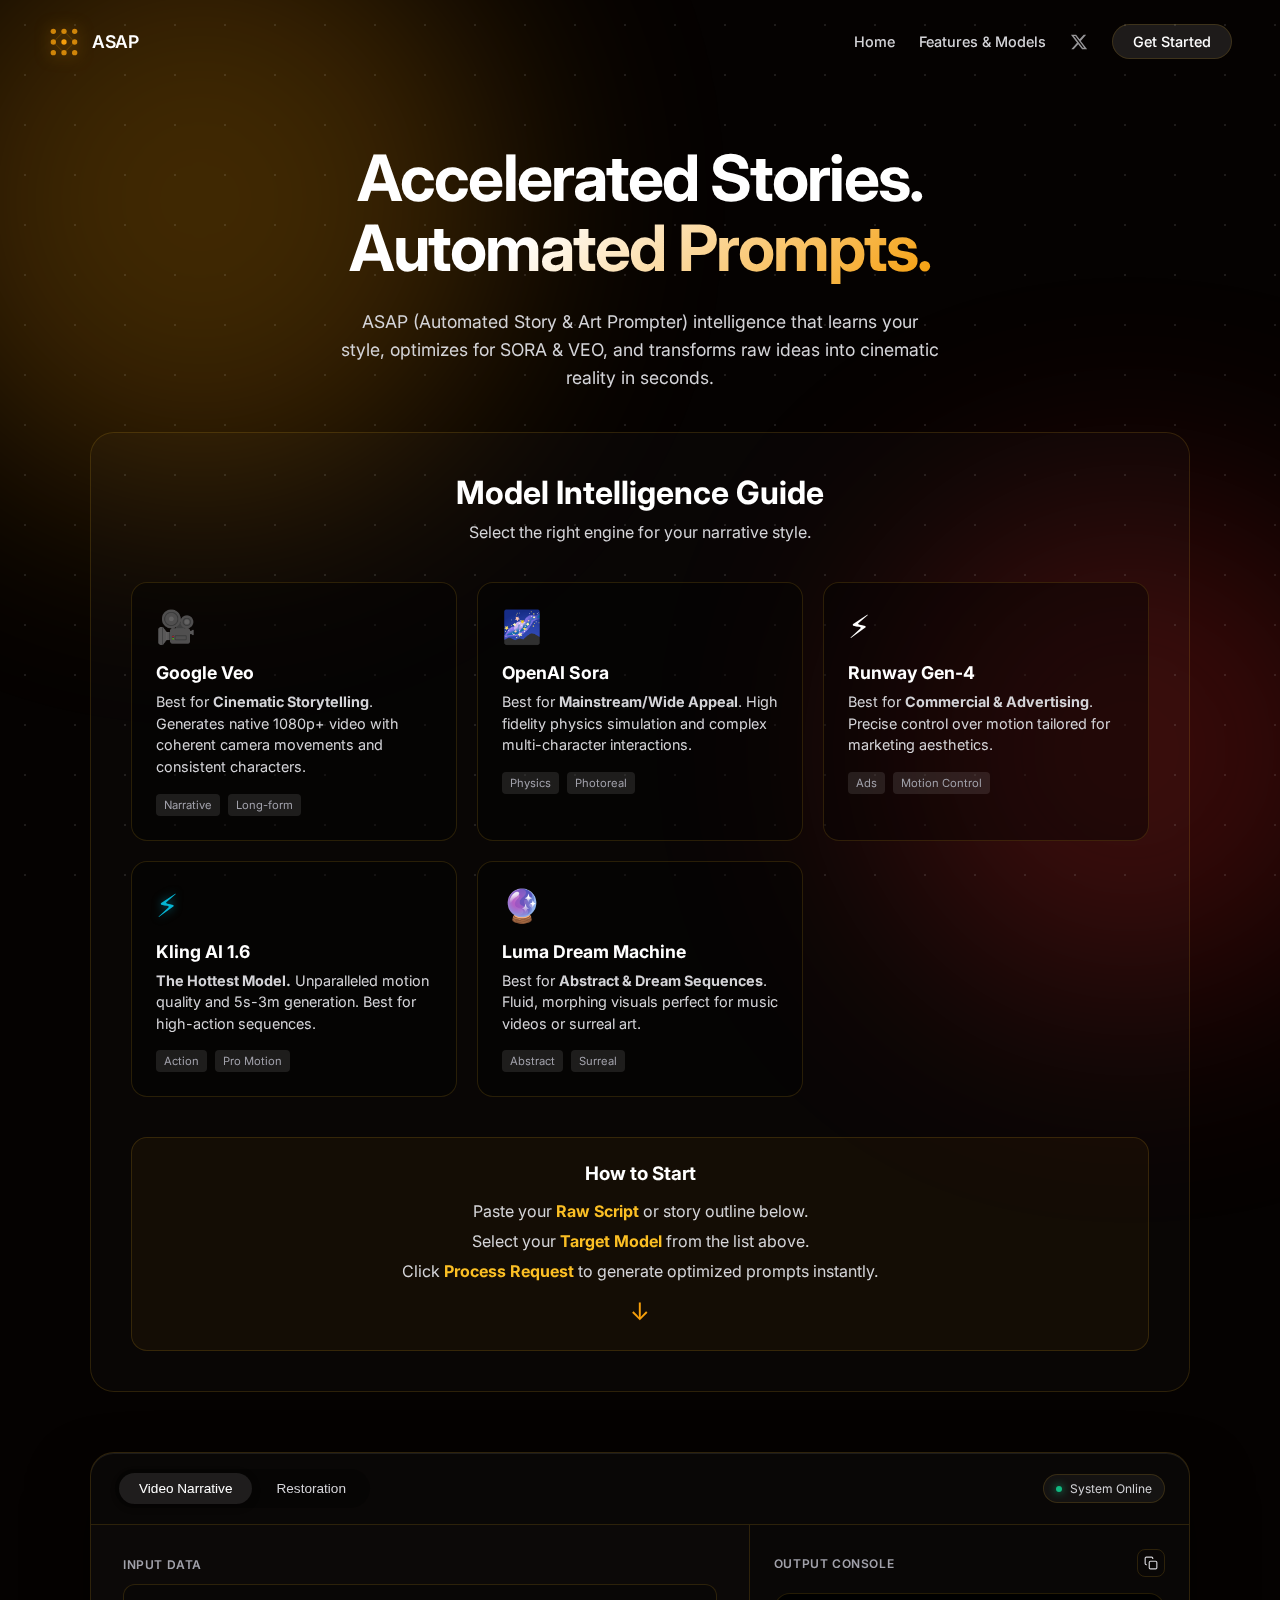
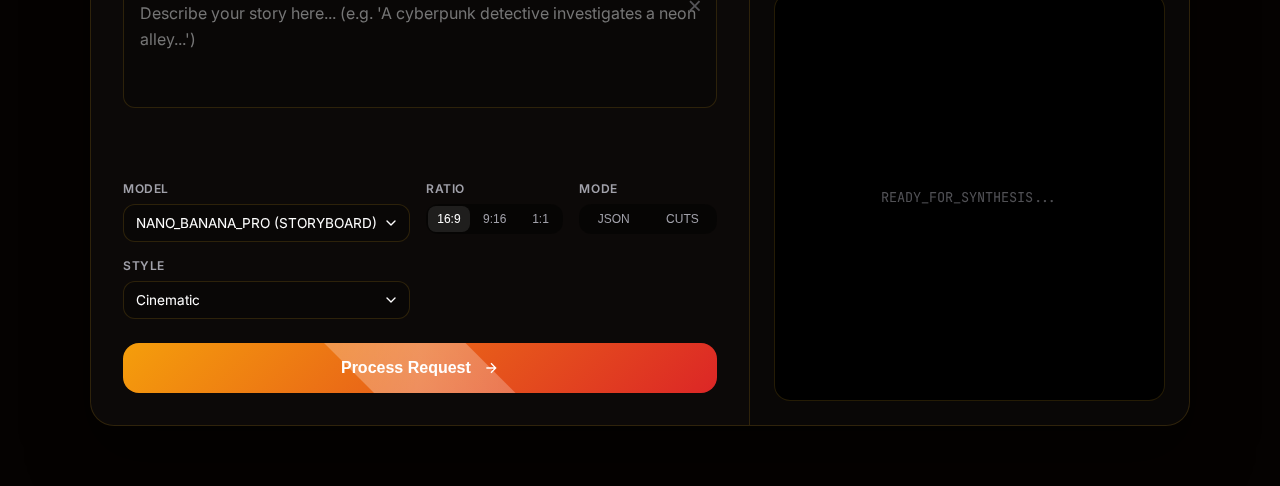
<file: index.html>
<!DOCTYPE html>
<html lang="en">

<head>
    <meta charset="UTF-8">
    <meta name="viewport" content="width=device-width, initial-scale=1.0">
    <title>ASAP | AI Narrative Engine</title>
    <meta name="description"
        content="Accelerated Stories. Automated Prompts. An AI interface tailored for Kling, Veo, and Sora video generation.">

    <!-- Open Graph / Social -->
    <meta property="og:type" content="website">
    <meta property="og:title" content="ASAP | AI Narrative Engine">
    <meta property="og:description"
        content="Optimize your narratives for Kling, Veo, and Sora. Featuring Director Mode for auto-cinematography.">
    <meta property="og:image" content="https://via.placeholder.com/1200x630/050201/f59e0b?text=ASAP+Engine">
    <meta name="twitter:card" content="summary_large_image">

    <!-- Favicon (SVG Data URI) -->
    <link rel="icon"
        href="data:image/svg+xml,<svg xmlns=%22http://www.w3.org/2000/svg%22 viewBox=%220 0 100 100%22><text y=%22.9em%22 font-size=%2290%22>⚡</text></svg>">


    <!-- Fonts: Inter (UI) & JetBrains Mono (Data) -->
    <link rel="preconnect" href="https://fonts.googleapis.com">
    <link rel="preconnect" href="https://fonts.gstatic.com" crossorigin>
    <link
        href="https://fonts.googleapis.com/css2?family=Inter:wght@400;500;600;700&family=JetBrains+Mono:wght@400;500&display=swap"
        rel="stylesheet">

    <!-- Custom Styles -->
    <link rel="stylesheet" href="styles.css">
</head>

<body class="theme-solar">

    <!-- Background Elements -->
    <div class="nebula-glow glow-amber"></div>
    <div class="nebula-glow glow-crimson"></div>
    <div class="stars"></div>

    <!-- Navigation -->
    <nav class="navbar">
        <div class="brand-logo">
            <!-- 3x3 Dot Grid Logo -->
            <svg width="32" height="32" viewBox="0 0 24 24" fill="none" class="logo-svg">
                <circle cx="4" cy="4" r="2" fill="currentColor" fill-opacity="0.8" />
                <circle cx="12" cy="4" r="2" fill="currentColor" fill-opacity="0.8" />
                <circle cx="20" cy="4" r="2" fill="currentColor" fill-opacity="0.8" />
                <circle cx="4" cy="12" r="2" fill="currentColor" fill-opacity="0.8" />
                <circle cx="12" cy="12" r="2" fill="currentColor" class="pulse-dot" />
                <circle cx="20" cy="12" r="2" fill="currentColor" fill-opacity="0.8" />
                <circle cx="4" cy="20" r="2" fill="currentColor" fill-opacity="0.8" />
                <circle cx="12" cy="20" r="2" fill="currentColor" fill-opacity="0.8" />
                <circle cx="20" cy="20" r="2" fill="currentColor" fill-opacity="0.8" />
                <!-- Connection Line -->
                <path d="M12 4L4 12L12 20L20 12L12 4Z" stroke="currentColor" stroke-width="0.5" stroke-opacity="0.3" />
            </svg>
            <span class="brand-text">ASAP</span>
        </div>

        <div class="nav-links">
            <a href="#" class="nav-link">Home</a>
            <a href="#guide-section" class="nav-link">Features & Models</a>
            <a href="https://x.com/pen_artisan" target="_blank" rel="noopener noreferrer" class="nav-link icon-link"
                aria-label="Contact on X">
                <svg width="18" height="18" viewBox="0 0 24 24" fill="currentColor">
                    <path
                        d="M18.244 2.25h3.308l-7.227 8.26 8.502 11.24H16.17l-5.214-6.817L4.99 21.75H1.68l7.73-8.835L1.254 2.25H8.08l4.713 6.231zm-1.161 17.52h1.833L7.084 4.126H5.117z" />
                </svg>
            </a>
            <a href="#guide-section" class="nav-btn">Get Started</a>
        </div>
    </nav>

    <!-- Hero Section -->
    <header class="hero-section">
        <h1 class="hero-title">
            Accelerated Stories.<br>
            <span class="text-gradient">Automated Prompts.</span>
        </h1>
        <p class="hero-subtitle">
            ASAP (Automated Story & Art Prompter) intelligence that learns your style, optimizes for SORA & VEO,
            and transforms raw ideas into cinematic reality in seconds.
        </p>
    </header>

    <!-- Guide / Models Section -->
    <section id="guide-section" class="info-section glass-panel">
        <div class="section-header">
            <h2 class="section-title">Model Intelligence Guide</h2>
            <p class="section-desc">Select the right engine for your narrative style.</p>
        </div>

        <div class="cards-grid">
            <div class="info-card">
                <div class="card-icon icon-amber">🎥</div>
                <h3>Google Veo</h3>
                <p class="model-desc">Best for <strong>Cinematic Storytelling</strong>. Generates native 1080p+ video
                    with coherent camera movements and consistent characters.</p>
                <div class="tag-row"><span class="tag">Narrative</span><span class="tag">Long-form</span></div>
            </div>

            <div class="info-card">
                <div class="card-icon icon-crimson">🌌</div>
                <h3>OpenAI Sora</h3>
                <p class="model-desc">Best for <strong>Mainstream/Wide Appeal</strong>. High fidelity physics simulation
                    and complex multi-character interactions.</p>
                <div class="tag-row"><span class="tag">Physics</span><span class="tag">Photoreal</span></div>
            </div>

            <div class="info-card">
                <div class="card-icon icon-gold">⚡</div>
                <h3>Runway Gen-4</h3>
                <p class="model-desc">Best for <strong>Commercial & Advertising</strong>. Precise control over motion
                    tailored for marketing aesthetics.</p>
                <div class="tag-row"><span class="tag">Ads</span><span class="tag">Motion Control</span></div>
            </div>

            <div class="info-card">
                <div class="card-icon icon-kling">⚡</div>
                <h3>Kling AI 1.6</h3>
                <p class="model-desc"><strong>The Hottest Model.</strong> Unparalleled motion quality and 5s-3m
                    generation. Best for high-action sequences.</p>
                <div class="tag-row"><span class="tag">Action</span><span class="tag">Pro Motion</span></div>
            </div>

            <div class="info-card">
                <div class="card-icon icon-amber">🔮</div>
                <h3>Luma Dream Machine</h3>
                <p class="model-desc">Best for <strong>Abstract & Dream Sequences</strong>. Fluid, morphing visuals
                    perfect for music videos or surreal art.</p>
                <div class="tag-row"><span class="tag">Abstract</span><span class="tag">Surreal</span></div>
            </div>
        </div>

        <div class="guide-steps">
            <h3>How to Start</h3>
            <ol>
                <li>Paste your <strong>Raw Script</strong> or story outline below.</li>
                <li>Select your <strong>Target Model</strong> from the list above.</li>
                <li>Click <strong>Process Request</strong> to generate optimized prompts instantly.</li>
            </ol>
            <div class="arrow-down">↓</div>
        </div>
    </section>

    <!-- Main Floating Interface -->
    <main class="floating-interface glass-panel">

        <!-- Tab Navigation -->
        <div class="interface-header">
            <nav class="mode-tabs segmented-control">
                <button class="mode-tab active" data-mode="video">Video Narrative</button>
                <button class="mode-tab" data-mode="photo">Restoration</button>
            </nav>
            <div class="status-badge">
                <span class="status-dot"></span>
                <span class="status-text">System Online</span>
            </div>
        </div>

        <div class="workspace-grid">

            <!-- Left Column: Inputs & Controls -->
            <section class="control-column">

                <div class="input-container">
                    <label for="prompt-input" class="ui-label" id="input-label">Input Data</label>
                    <div class="textarea-wrapper">
                        <textarea id="prompt-input" class="modern-textarea"
                            placeholder="Describe your story here... (e.g. 'A cyberpunk detective investigates a neon alley...')"></textarea>
                        <button id="clear-btn" class="clear-btn" title="Clear Input">×</button>
                    </div>
                </div>

                <!-- Video Settings -->
                <div id="video-settings" class="settings-stack">
                    <div class="setting-row three-col">
                        <div class="field-group">
                            <label class="ui-label">Model</label>
                            <select id="model-select" class="ui-select"></select>
                        </div>
                        <div class="field-group">
                            <label class="ui-label">Ratio</label>
                            <div class="ratio-toggles segmented-control small">
                                <button class="ratio-btn active" data-ratio="16:9">16:9</button>
                                <button class="ratio-btn" data-ratio="9:16">9:16</button>
                                <button class="ratio-btn" data-ratio="1:1">1:1</button>
                            </div>
                        </div>
                        <div class="field-group">
                            <label class="ui-label">Mode</label>
                            <div class="ratio-toggles segmented-control small">
                                <button id="json-toggle" class="ratio-btn" title="Enable API/JSON Output">JSON</button>
                                <button id="multishot-toggle" class="ratio-btn"
                                    title="Generate as Single Continuous Shot with Cuts">CUTS</button>
                            </div>
                        </div>
                        <div class="field-group">
                            <label class="ui-label">Style</label>
                            <select id="style-preset" class="ui-select">
                                <option value="cinematic">Cinematic</option>
                                <option value="anime">Anime</option>
                                <option value="digital">Digital</option>
                                <option value="raw">Realism</option>
                            </select>
                        </div>
                    </div>
                </div>

                <!-- Photo Settings (Hidden) -->
                <div id="photo-settings" class="settings-stack hidden">
                    <div class="setting-row three-col">
                        <div class="field-group">
                            <label class="ui-label">Task</label>
                            <select id="restore-mode" class="ui-select">
                                <option value="restore">Restore</option>
                                <option value="colorize">Colorize</option>
                                <option value="upscale">Upscale</option>
                                <option value="denoise">Denoise</option>
                            </select>
                        </div>
                        <div class="field-group">
                            <label class="ui-label">Damage</label>
                            <select id="damage-level" class="ui-select">
                                <option value="light">Light</option>
                                <option value="medium">Medium</option>
                                <option value="heavy">Heavy</option>
                            </select>
                        </div>
                        <div class="field-group">
                            <label class="ui-label">Quality</label>
                            <div class="ratio-toggles segmented-control small">
                                <button class="ratio-btn quality-btn active" data-q="hd">HD</button>
                                <button class="ratio-btn quality-btn" data-q="4k">4K</button>
                                <button class="ratio-btn quality-btn" data-q="8k">8K</button>
                            </div>
                        </div>
                    </div>
                </div>

                <button id="generate-btn" class="primary-btn glow-effect">
                    <span class="btn-content">Process Request</span>
                    <svg width="16" height="16" viewBox="0 0 24 24" fill="none" stroke="currentColor" stroke-width="2">
                        <path d="M5 12h14M12 5l7 7-7 7" />
                    </svg>
                </button>

            </section>

            <!-- Right Column: Terminal Output -->
            <section class="output-column">
                <div class="terminal-header">
                    <span class="ui-label">Output Console</span>
                    <button id="copy-all-btn" class="icon-btn" title="Copy All">
                        <svg width="14" height="14" viewBox="0 0 24 24" fill="none" stroke="currentColor"
                            stroke-width="2">
                            <rect x="9" y="9" width="13" height="13" rx="2" ry="2" />
                            <path d="M5 15H4a2 2 0 0 1-2-2V4a2 2 0 0 1 2-2h9a2 2 0 0 1 2 2v1" />
                        </svg>
                    </button>
                </div>

                <div class="terminal-container" id="terminal-output">
                    <div class="empty-state">
                        <p>READY_FOR_SYNTHESIS...</p>
                    </div>
                </div>
            </section>

        </div>
    </main>

    <script src="script.js"></script>
</body>

</html>
</file>
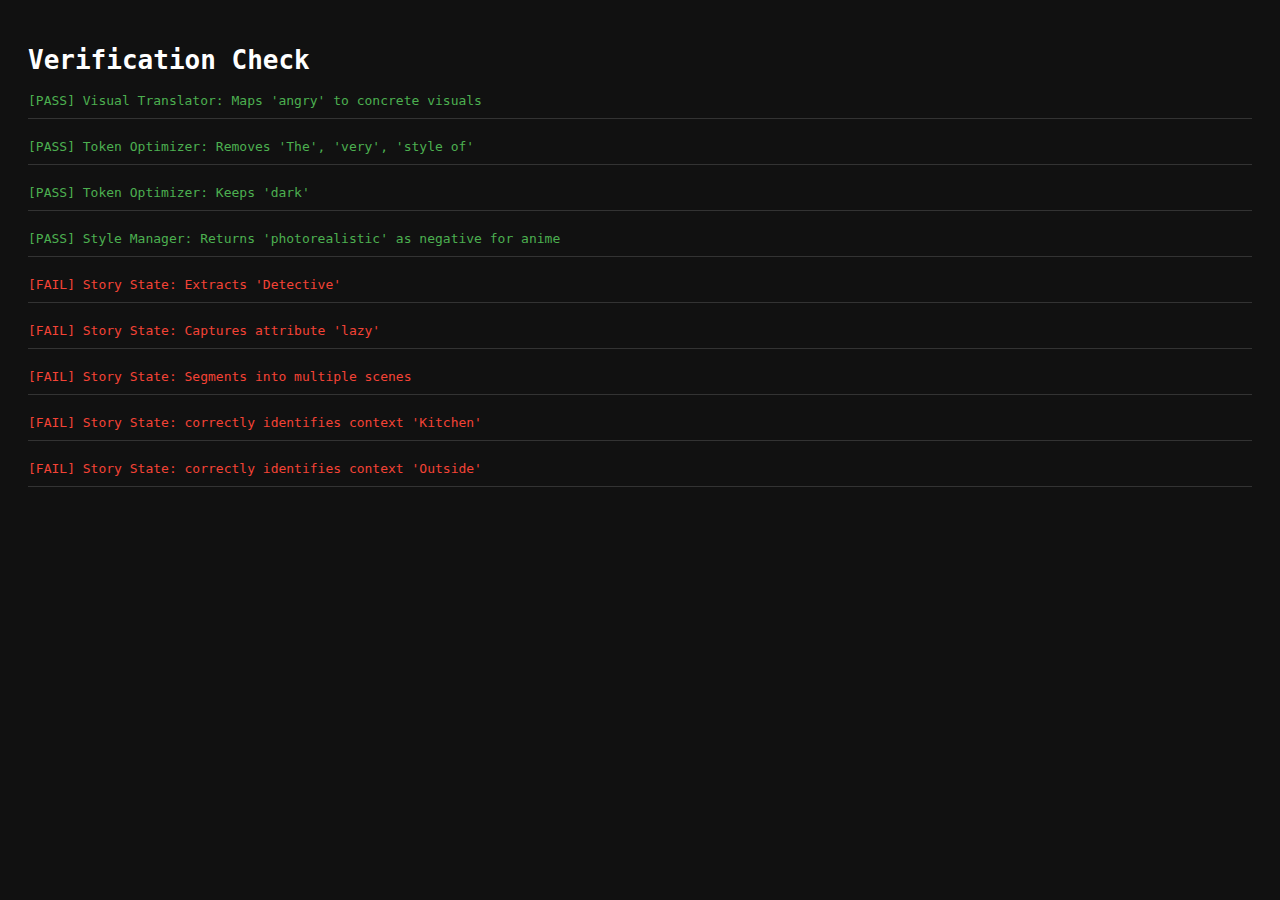
<file: verify.html>
<!DOCTYPE html>
<html lang="en">

<head>
    <meta charset="UTF-8">
    <title>Visual Director Verification</title>
    <style>
        body {
            background: #111;
            color: #fff;
            font-family: monospace;
            padding: 20px;
        }

        .pass {
            color: #4caf50;
        }

        .fail {
            color: #f44336;
        }

        .test-block {
            margin-bottom: 20px;
            border-bottom: 1px solid #333;
            padding-bottom: 10px;
        }
    </style>

    <!-- Import Skills -->
    <script src=".agent/skills/story-analysis/scripts/visual-translator.js"></script>
    <script src=".agent/skills/story-analysis/scripts/token-optimizer.js"></script>
    <script src=".agent/skills/story-analysis/scripts/style-manager.js"></script>
    <script src=".agent/skills/story-analysis/scripts/story-state.js"></script>
</head>

<body>
    <h1>Verification Check</h1>
    <div id="results">Running tests...</div>

    <script>
        const results = document.getElementById('results');
        const logs = [];

        function assert(desc, condition) {
            const status = condition ? "PASS" : "FAIL";
            const css = condition ? "pass" : "fail";
            logs.push(`<div class="test-block ${css}">[${status}] ${desc}</div>`);
            console.log(`[${status}] ${desc}`);
        }

        window.onload = () => {
            try {
                // 1. Test Visual Translator
                const vt = new VisualTranslator();
                const abstract = "The angry detective";
                const concrete = vt.translate(abstract);
                assert("Visual Translator: Maps 'angry' to concrete visuals", concrete.includes("clenched fists") || concrete.includes("red face"));

                // 2. Test Token Optimizer
                const to = new TokenOptimizer();
                const fluffy = "The very mysterious style of the scene is basically dark.";
                const clean = to.optimize(fluffy);
                assert("Token Optimizer: Removes 'The', 'very', 'style of'", !clean.includes("The") && !clean.includes("very") && !clean.includes("style of"));
                assert("Token Optimizer: Keeps 'dark'", clean.includes("dark"));

                // 3. Test Style Manager
                const sm = new StyleManager();
                const negatives = sm.getNegatives("anime");
                assert("Style Manager: Returns 'photorealistic' as negative for anime", negatives.includes("photorealistic"));

                // 4. Test Story State (Entity Encapsulation)
                const storyText = "The lazy Detective sat down. He was tired.";
                const state = new StoryState(storyText);
                const char = state.characters[0];
                assert("Story State: Extracts 'Detective'", char && char.name === "Detective");
                // Note: The simple regex in StoryState looks for adjectives in pre-context. "lazy" is before "Detective".
                assert("Story State: Captures attribute 'lazy'", char && char.attributes.includes("lazy"));

                // 5. Test Story State (Scene Hierarchy)
                const sceneText = "The hero enters the Kitchen. He cuts vegetables. Then he goes Outside. It starts raining.";
                const state2 = new StoryState(sceneText);
                const scenes = state2.scenes;
                assert("Story State: Segments into multiple scenes", scenes.length >= 2);
                assert("Story State: correctly identifies context 'Kitchen'", scenes.some(s => s.context === "Kitchen"));
                assert("Story State: correctly identifies context 'Outside'", scenes.some(s => s.context === "Outside"));

                results.innerHTML = logs.join('');

            } catch (e) {
                results.innerHTML = `<div class="fail">CRITICAL ERROR: ${e.message}</div>`;
                console.error(e);
            }
        };
    </script>
</body>

</html>
</file>
<file: styles.css>
/* 
 * ASAP - SOLAR FLARE THEME
 * Palette: Deep Void / Solar Amber / Crimson Heat
 * Typography: Inter / JetBrains Mono
 */

:root {
    /* Solar Palette */
    --bg-void: #050201;
    /* Warmer Void */
    --solar-amber: #f59e0b;
    --solar-crimson: #dc2626;
    --solar-gold: #fbbf24;
    --star-white: #ffffff;

    --glass-surface: rgba(255, 255, 255, 0.03);
    --glass-border: rgba(251, 191, 36, 0.15);
    /* Gold tint border */
    --glass-highlight: rgba(251, 191, 36, 0.05);

    --text-primary: #ffffff;
    --text-secondary: #d4d4d8;
    --text-muted: #a1a1aa;

    --accent-glow: 0 0 20px rgba(245, 158, 11, 0.5);

    /* Typography */
    --font-ui: 'DM Sans', 'Inter', system-ui, -apple-system, sans-serif;
    --font-mono: 'JetBrains Mono', 'Fira Code', monospace;

    /* Spacing & Radius */
    --radius-xl: 24px;
    --radius-lg: 16px;
    --radius-md: 12px;
}

/* Base Reset */
* {
    box-sizing: border-box;
    margin: 0;
    padding: 0;
}

body {
    background-color: var(--bg-void);
    color: var(--text-primary);
    font-family: var(--font-ui);
    min-height: 100vh;
    overflow-x: hidden;
    position: relative;
    -webkit-font-smoothing: antialiased;
    scroll-behavior: smooth;
}

/* Solar Background */
.nebula-glow {
    position: fixed;
    width: 600px;
    height: 600px;
    border-radius: 50%;
    filter: blur(120px);
    opacity: 0.25;
    z-index: -1;
    pointer-events: none;
    animation: pulse 8s ease-in-out infinite;
}

@keyframes pulse {

    0%,
    100% {
        transform: scale(1);
        opacity: 0.25;
    }

    50% {
        transform: scale(1.1);
        opacity: 0.35;
    }
}

.glow-amber {
    background: var(--solar-amber);
    top: -100px;
    left: -100px;
}

.glow-crimson {
    background: var(--solar-crimson);
    bottom: -100px;
    right: -100px;
    width: 500px;
    height: 500px;
}

.stars {
    position: fixed;
    top: 0;
    left: 0;
    width: 100%;
    height: 100%;
    background-image: radial-gradient(white 1px, transparent 1px);
    background-size: 50px 50px;
    opacity: 0.1;
    z-index: -1;
    pointer-events: none;
}

/* Navbar */
.navbar {
    display: flex;
    justify-content: space-between;
    align-items: center;
    padding: 24px 48px;
    max-width: 1400px;
    margin: 0 auto;
}

.brand-logo {
    display: flex;
    align-items: center;
    gap: 12px;
    color: var(--star-white);
}

.logo-svg {
    filter: drop-shadow(0 0 8px rgba(245, 158, 11, 0.6));
    color: var(--solar-amber);
}

.pulse-dot {
    animation: pulse 2s infinite;
}

.brand-text {
    font-weight: 600;
    font-size: 1.1rem;
    letter-spacing: -0.02em;
}

.nav-links {
    display: flex;
    gap: 24px;
    align-items: center;
}

.nav-link {
    color: var(--text-secondary);
    text-decoration: none;
    font-size: 0.9rem;
    font-weight: 500;
    transition: color 0.2s;
    display: flex;
    align-items: center;
}

.nav-link:hover {
    color: var(--text-primary);
}

.icon-link {
    opacity: 0.7;
    transition: all 0.2s;
}

.icon-link:hover {
    opacity: 1;
    transform: scale(1.1);
    color: var(--text-primary);
}

.nav-btn {
    background: rgba(255, 255, 255, 0.1);
    color: var(--text-primary);
    padding: 8px 20px;
    border-radius: 30px;
    text-decoration: none;
    font-size: 0.9rem;
    font-weight: 500;
    border: 1px solid var(--glass-border);
    transition: all 0.3s;
}

.nav-btn:hover {
    background: rgba(255, 255, 255, 0.2);
    box-shadow: 0 0 15px rgba(251, 191, 36, 0.2);
    border-color: var(--solar-amber);
}

/* Hero Section */
.hero-section {
    text-align: center;
    padding: 60px 20px 40px;
    max-width: 800px;
    margin: 0 auto;
    position: relative;
    z-index: 1;
}

.hero-title {
    font-size: 4rem;
    line-height: 1.1;
    font-weight: 700;
    margin-bottom: 24px;
    letter-spacing: -0.03em;
}

.text-gradient {
    background: linear-gradient(135deg, #fff 30%, var(--solar-amber) 100%);
    -webkit-background-clip: text;
    -webkit-text-fill-color: transparent;
    display: inline-block;
    background-clip: text;
    /* Standard property */
}

.hero-subtitle {
    font-size: 1.1rem;
    color: var(--text-secondary);
    line-height: 1.6;
    max-width: 600px;
    margin: 0 auto;
}

/* Info & Guide Section */
.info-section {
    max-width: 1100px;
    margin: 0 auto 60px;
    padding: 40px;
    border-radius: var(--radius-xl);
    background: rgba(255, 255, 255, 0.02);
    border: 1px solid var(--glass-border);
}

.section-header {
    text-align: center;
    margin-bottom: 40px;
}

.section-title {
    font-size: 2rem;
    font-weight: 700;
    margin-bottom: 10px;
}

.section-desc {
    color: var(--text-secondary);
}

.cards-grid {
    display: grid;
    grid-template-columns: repeat(auto-fit, minmax(240px, 1fr));
    gap: 20px;
    margin-bottom: 40px;
}

.info-card {
    background: rgba(0, 0, 0, 0.4);
    border: 1px solid var(--glass-border);
    padding: 24px;
    border-radius: var(--radius-lg);
    transition: transform 0.3s, border-color 0.3s;
}

.info-card:hover {
    transform: translateY(-5px);
    border-color: var(--solar-amber);
    background: rgba(245, 158, 11, 0.05);
}

.card-icon {
    font-size: 2rem;
    margin-bottom: 16px;
}

.icon-kling {
    color: #06b6d4;
    /* Cyan */
    text-shadow: 0 0 10px rgba(6, 182, 212, 0.6);
}

.info-card h3 {
    font-size: 1.1rem;
    margin-bottom: 8px;
    color: var(--text-primary);
}

.model-desc {
    font-size: 0.9rem;
    color: var(--text-secondary);
    line-height: 1.5;
    margin-bottom: 16px;
}

.tag-row {
    display: flex;
    gap: 8px;
    flex-wrap: wrap;
}

.tag {
    font-size: 0.7rem;
    padding: 4px 8px;
    background: rgba(255, 255, 255, 0.1);
    border-radius: 4px;
    color: var(--text-muted);
}

.guide-steps {
    text-align: center;
    background: rgba(245, 158, 11, 0.05);
    padding: 24px;
    border-radius: var(--radius-lg);
    border: 1px solid var(--glass-border);
}

.guide-steps h3 {
    margin-bottom: 16px;
}

.guide-steps ol {
    list-style: none;
    padding: 0;
    display: flex;
    flex-direction: column;
    gap: 10px;
    max-width: 600px;
    margin: 0 auto 16px;
}

.guide-steps li {
    font-size: 1rem;
    color: var(--text-secondary);
}

.guide-steps strong {
    color: var(--solar-gold);
}

.arrow-down {
    font-size: 1.5rem;
    color: var(--solar-amber);
    animation: float 2s infinite;
}

/* Floating Interface */
.floating-interface {
    max-width: 1100px;
    margin: 0 auto 60px;
    background: var(--glass-surface);
    backdrop-filter: blur(40px);
    -webkit-backdrop-filter: blur(40px);
    border: 1px solid var(--glass-border);
    border-radius: var(--radius-xl);
    box-shadow: 0 30px 60px rgba(0, 0, 0, 0.5), inset 0 1px 0 rgba(255, 255, 255, 0.1);
    /* animation: float 6s ease-in-out infinite; // Disable float on interface to keep it stable below floaty nav */
    display: flex;
    flex-direction: column;
    overflow: hidden;
}

.interface-header {
    display: flex;
    justify-content: space-between;
    align-items: center;
    padding: 16px 24px;
    border-bottom: 1px solid var(--glass-border);
    background: rgba(0, 0, 0, 0.2);
}

/* Controls */
.segmented-control {
    display: flex;
    background: rgba(0, 0, 0, 0.3);
    padding: 4px;
    border-radius: 30px;
    gap: 4px;
}

.mode-tab {
    background: transparent;
    border: none;
    color: var(--text-secondary);
    padding: 8px 20px;
    border-radius: 24px;
    font-size: 0.85rem;
    font-weight: 500;
    cursor: pointer;
    transition: all 0.3s;
}

.mode-tab.active {
    background: rgba(255, 255, 255, 0.1);
    color: var(--text-primary);
    box-shadow: 0 2px 10px rgba(0, 0, 0, 0.2);
}

.status-badge {
    display: flex;
    align-items: center;
    gap: 8px;
    font-size: 0.75rem;
    color: var(--text-secondary);
    background: rgba(255, 255, 255, 0.05);
    padding: 6px 12px;
    border-radius: 20px;
    border: 1px solid var(--glass-border);
}

.status-dot {
    width: 6px;
    height: 6px;
    background: #10b981;
    border-radius: 50%;
    box-shadow: 0 0 8px #10b981;
}

/* Workspace */
.workspace-grid {
    display: grid;
    grid-template-columns: 1.2fr 0.8fr;
    min-height: 500px;
}

/* Controls Column */
.control-column {
    padding: 32px;
    border-right: 1px solid var(--glass-border);
    display: flex;
    flex-direction: column;
    gap: 24px;
}

.input-container {
    display: flex;
    flex-direction: column;
    gap: 12px;
    flex: 1;
}

.ui-label {
    font-size: 0.75rem;
    font-weight: 600;
    color: var(--text-muted);
    text-transform: uppercase;
    letter-spacing: 0.05em;
}

/* API Key Input */
/* API Key Input */
.api-key-container {
    margin-bottom: 20px;
}

.settings-details {
    background: rgba(0, 0, 0, 0.2);
    border: 1px solid var(--glass-border);
    border-radius: var(--radius-md);
    overflow: hidden;
}

.settings-summary {
    padding: 10px 12px;
    cursor: pointer;
    display: flex;
    align-items: center;
    gap: 8px;
    font-size: 0.85rem;
    color: var(--text-secondary);
    user-select: none;
    transition: background 0.2s;
}

.settings-summary:hover {
    background: rgba(255, 255, 255, 0.05);
    color: var(--text-primary);
}

.settings-content {
    padding: 12px;
    border-top: 1px solid var(--glass-border);
    background: rgba(0, 0, 0, 0.3);
}

.settings-help {
    font-size: 0.75rem;
    color: var(--text-muted);
    margin-top: 6px;
    font-style: italic;
}

.key-input-wrapper {
    display: flex;
    gap: 8px;
}

.modern-input {
    flex: 1;
    background: rgba(0, 0, 0, 0.2);
    border: 1px solid var(--glass-border);
    border-radius: var(--radius-md);
    padding: 10px 12px;
    color: var(--text-primary);
    font-family: var(--font-mono);
    font-size: 0.85rem;
    outline: none;
    transition: all 0.2s;
}

.modern-input:focus {
    background: rgba(0, 0, 0, 0.4);
    border-color: var(--solar-amber);
    box-shadow: 0 0 10px rgba(245, 158, 11, 0.1);
}

.ai-status {
    display: flex;
    align-items: center;
    gap: 6px;
    font-size: 0.75rem;
    color: #10b981;
    margin-top: 4px;
}

/* Clear Button */
.textarea-wrapper {
    position: relative;
    width: 100%;
}

.clear-btn {
    position: absolute;
    top: 10px;
    right: 15px;
    background: transparent;
    border: none;
    color: var(--text-muted);
    font-size: 24px;
    cursor: pointer;
    opacity: 0.5;
    transition: opacity 0.2s;
    line-height: 1;
}

.clear-btn:hover {
    color: var(--primary-color);
    opacity: 1;
}

.modern-textarea {
    width: 100%;
    height: 100%;
    min-height: 120px;
    background: rgba(0, 0, 0, 0.2);
    border: 1px solid var(--glass-border);
    border-radius: var(--radius-md);
    padding: 16px;
    color: var(--text-primary);
    font-family: var(--font-ui);
    font-size: 1rem;
    line-height: 1.6;
    resize: none;
    outline: none;
    transition: all 0.2s;
}

textarea:focus {
    background: rgba(0, 0, 0, 0.4);
    border-color: var(--solar-amber);
    box-shadow: 0 0 15px rgba(245, 158, 11, 0.1);
}

/* Settings */
.settings-stack {
    display: flex;
    flex-direction: column;
    gap: 16px;
}

.three-col {
    display: grid;
    grid-template-columns: 1fr 1fr 1fr;
    gap: 16px;
}

.field-group {
    display: flex;
    flex-direction: column;
    gap: 8px;
}

.ui-select {
    appearance: none;
    -webkit-appearance: none;
    -moz-appearance: none;
    background-color: rgba(0, 0, 0, 0.2);
    background-image: url("data:image/svg+xml;charset=UTF-8,%3csvg xmlns='http://www.w3.org/2000/svg' viewBox='0 0 24 24' fill='none' stroke='white' stroke-width='2' stroke-linecap='round' stroke-linejoin='round'%3e%3cpolyline points='6 9 12 15 18 9'%3e%3c/polyline%3e%3c/svg%3e");
    background-repeat: no-repeat;
    background-position: right 10px center;
    background-size: 16px;
    border: 1px solid var(--glass-border);
    color: var(--text-primary);
    padding: 10px 32px 10px 12px;
    border-radius: var(--radius-md);
    font-family: var(--font-ui);
    font-size: 0.85rem;
    outline: none;
    cursor: pointer;
    position: relative;
    z-index: 10;
}

.ui-select:hover {
    border-color: var(--text-secondary);
}

/* Small Toggles */
.segmented-control.small {
    border-radius: var(--radius-md);
    padding: 2px;
    background: rgba(0, 0, 0, 0.4);
}

.ratio-btn {
    flex: 1;
    background: transparent;
    border: none;
    color: var(--text-muted);
    padding: 6px;
    font-size: 0.75rem;
    border-radius: 8px;
    cursor: pointer;
}

.ratio-btn.active {
    background: rgba(255, 255, 255, 0.1);
    color: var(--text-primary);
}

/* Generate Button */
.primary-btn {
    background: linear-gradient(135deg, var(--solar-amber), var(--solar-crimson));
    color: white;
    border: none;
    padding: 16px;
    border-radius: var(--radius-lg);
    font-weight: 600;
    font-size: 1rem;
    cursor: pointer;
    display: flex;
    justify-content: center;
    align-items: center;
    gap: 12px;
    transition: all 0.3s;
    position: relative;
    overflow: hidden;
}

.primary-btn:hover {
    transform: translateY(-2px);
    box-shadow: 0 0 30px rgba(245, 158, 11, 0.5);
}

.glow-effect::after {
    content: '';
    position: absolute;
    top: -50%;
    left: -50%;
    width: 200%;
    height: 200%;
    background: linear-gradient(45deg, transparent, rgba(255, 255, 255, 0.3), transparent);
    transform: rotate(45deg);
    animation: shine 3s infinite;
}

/* Output Column */
.output-column {
    background: rgba(0, 0, 0, 0.2);
    padding: 24px;
    display: flex;
    flex-direction: column;
}

.terminal-header {
    display: flex;
    justify-content: space-between;
    align-items: center;
    margin-bottom: 16px;
}

.icon-btn {
    background: transparent;
    border: 1px solid var(--glass-border);
    color: var(--text-secondary);
    padding: 6px;
    border-radius: 8px;
    cursor: pointer;
    display: flex;
    align-items: center;
    justify-content: center;
    transition: all 0.2s;
}

.icon-btn:hover {
    background: rgba(255, 255, 255, 0.1);
    color: var(--text-primary);
}

.terminal-container {
    flex: 1;
    background: #000;
    border-radius: var(--radius-lg);
    border: 1px solid var(--glass-border);
    padding: 20px;
    font-family: var(--font-mono);
    font-size: 0.85rem;
    color: #4ade80;
    /* Terminal Green */
    overflow-y: auto;
    position: relative;
}

.prompt-block {
    margin-bottom: 20px;
    padding-bottom: 20px;
    border-bottom: 1px dashed rgba(255, 255, 255, 0.1);
    animation: typeIn 0.5s ease-out;
}

.prompt-header {
    display: flex;
    justify-content: space-between;
    opacity: 0.5;
    font-size: 0.75rem;
    margin-bottom: 8px;
}

.copy-btn {
    background: transparent;
    border: none;
    color: inherit;
    font-family: inherit;
    font-size: 0.7rem;
    cursor: pointer;
    text-decoration: underline;
}

.empty-state {
    display: flex;
    align-items: center;
    justify-content: center;
    height: 100%;
    color: var(--text-muted);
    opacity: 0.5;
}

.hidden {
    display: none !important;
}

/* Animations */
@keyframes float {

    0%,
    100% {
        transform: translateY(0);
    }

    50% {
        transform: translateY(-10px);
    }
}

@keyframes pulse {

    0%,
    100% {
        transform: scale(1);
        opacity: 1;
    }

    50% {
        transform: scale(1.5);
        opacity: 0.5;
    }
}

@keyframes shine {
    0% {
        left: -100%;
        opacity: 0;
    }

    20% {
        opacity: 1;
    }

    100% {
        left: 100%;
        opacity: 0;
    }
}

@keyframes typeIn {
    from {
        opacity: 0;
        transform: translateY(5px);
    }

    to {
        opacity: 1;
        transform: translateY(0);
    }
}

/* Mobile */
@media (max-width: 900px) {
    .navbar {
        padding: 16px 24px;
        flex-direction: column;
        gap: 16px;
    }

    .nav-links {
        width: 100%;
        justify-content: center;
        gap: 20px;
    }

    .workspace-grid {
        grid-template-columns: 1fr;
        display: flex;
        flex-direction: column;
    }

    .control-column {
        border-right: none;
        border-bottom: 1px solid var(--glass-border);
        padding: 20px;
        order: 1;
        /* Controls first */
    }

    .output-column {
        padding: 20px;
        min-height: 400px;
        order: 2;
        /* Output second */
    }

    .hero-title {
        font-size: 2.5rem;
    }

    .three-col {
        grid-template-columns: 1fr;
        gap: 12px;
    }

    .settings-stack {
        gap: 12px;
    }

    .interface-header {
        flex-direction: column;
        gap: 12px;
        align-items: flex-start;
    }

    .status-badge {
        font-size: 0.7rem;
        padding: 4px 10px;
        align-self: flex-end;
        margin-top: -35px;
        /* Hack to align with tabs on mobile */
    }
}
</file>
